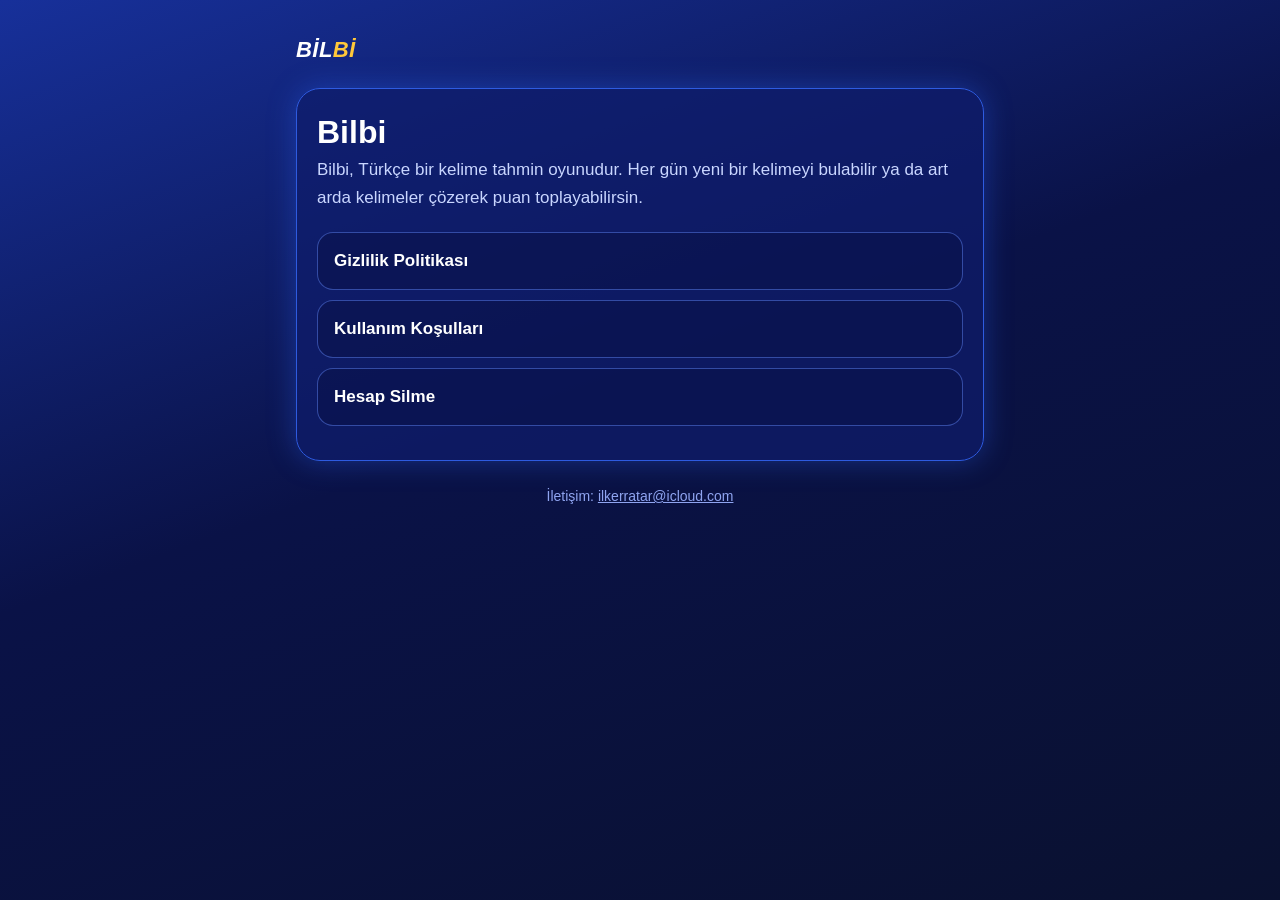
<file: index.html>
<!doctype html>
<html lang="tr">
  <head>
    <meta charset="utf-8" />
    <meta name="viewport" content="width=device-width, initial-scale=1" />
    <title>Bilbi</title>
    <meta name="description" content="Bilbi: Türkçe kelime tahmin oyunu." />
    <link rel="stylesheet" href="style.css" />
  </head>
  <body>
    <main>
      <a class="brand" href="./">BİL<span>Bİ</span></a>
      <div class="card">
        <h1>Bilbi</h1>
        <p>
          Bilbi, Türkçe bir kelime tahmin oyunudur. Her gün yeni bir kelimeyi
          bulabilir ya da art arda kelimeler çözerek puan toplayabilirsin.
        </p>
        <ul class="links">
          <li><a href="gizlilik/">Gizlilik Politikası</a></li>
          <li><a href="kosullar/">Kullanım Koşulları</a></li>
          <li><a href="hesap-silme/">Hesap Silme</a></li>
        </ul>
      </div>
      <footer>
        İletişim:
        <a href="mailto:ilkerratar@icloud.com">ilkerratar@icloud.com</a>
      </footer>
    </main>
  </body>
</html>
</file>
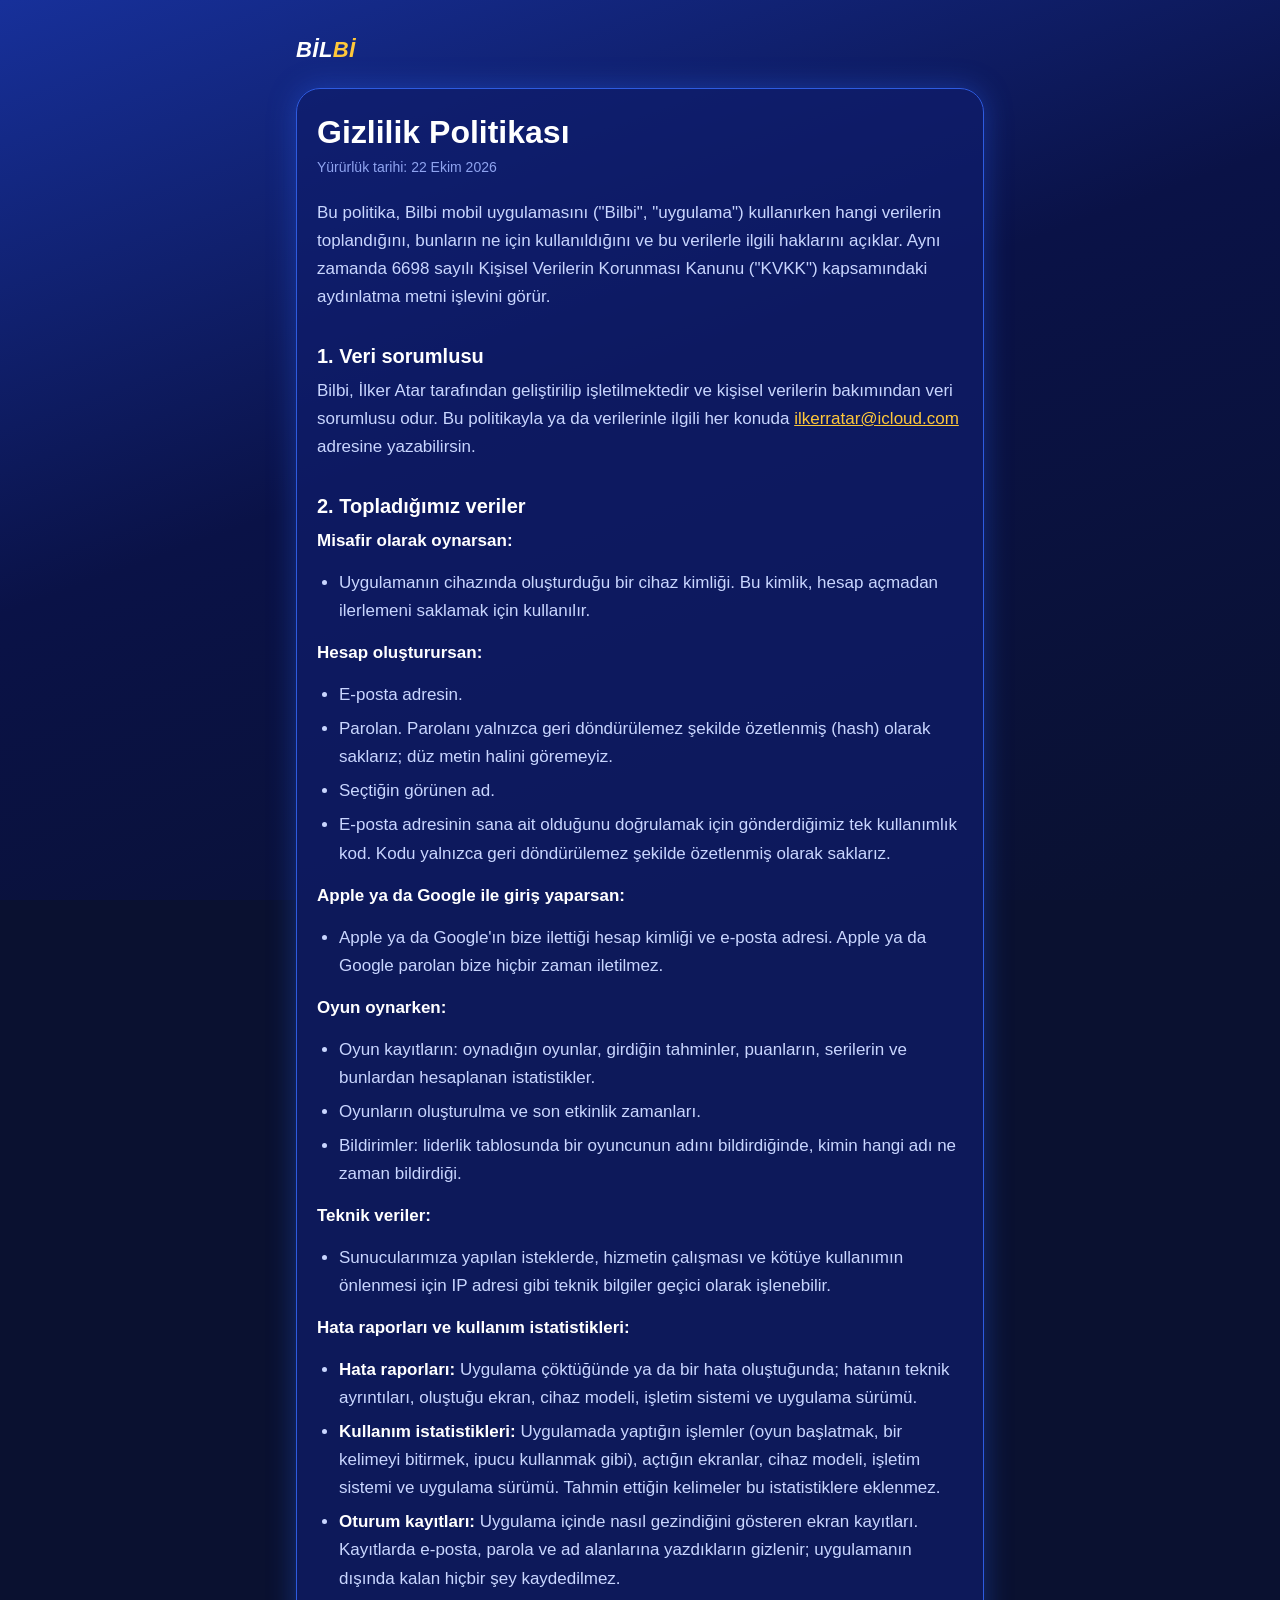
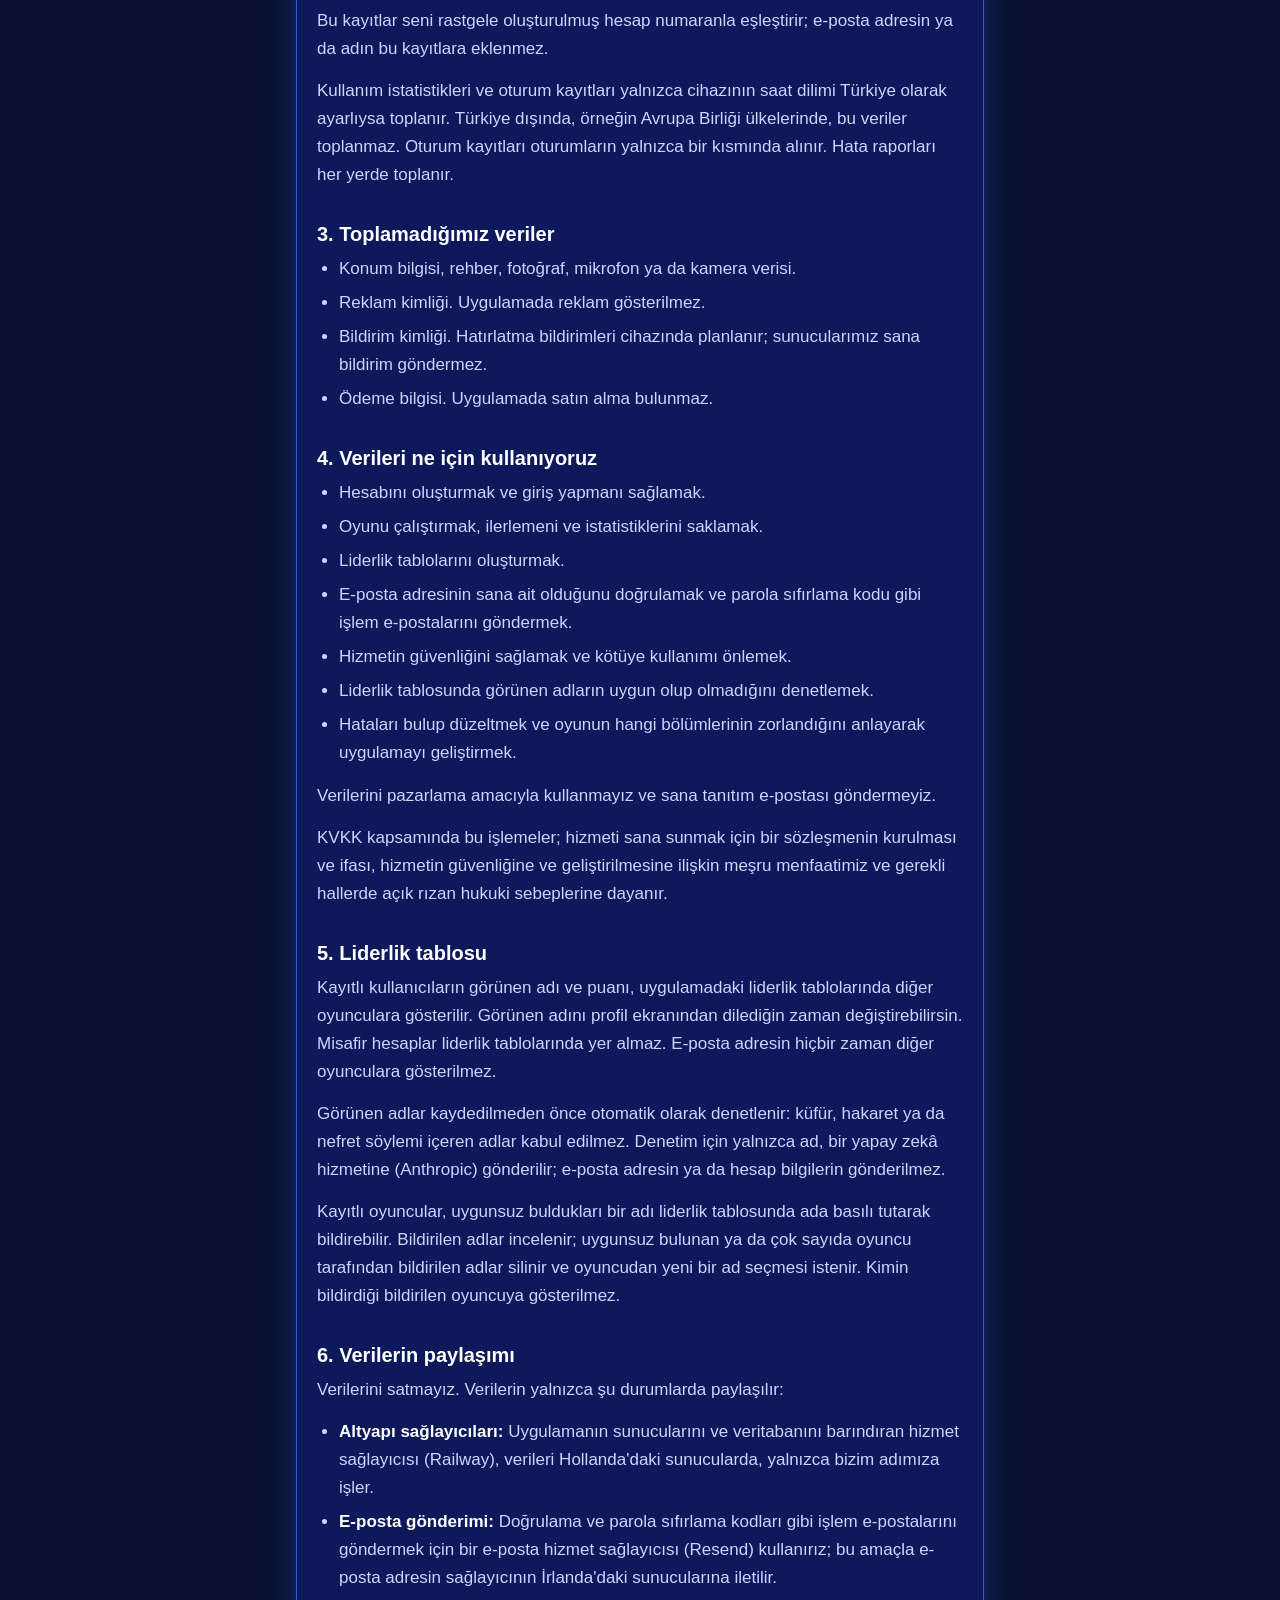
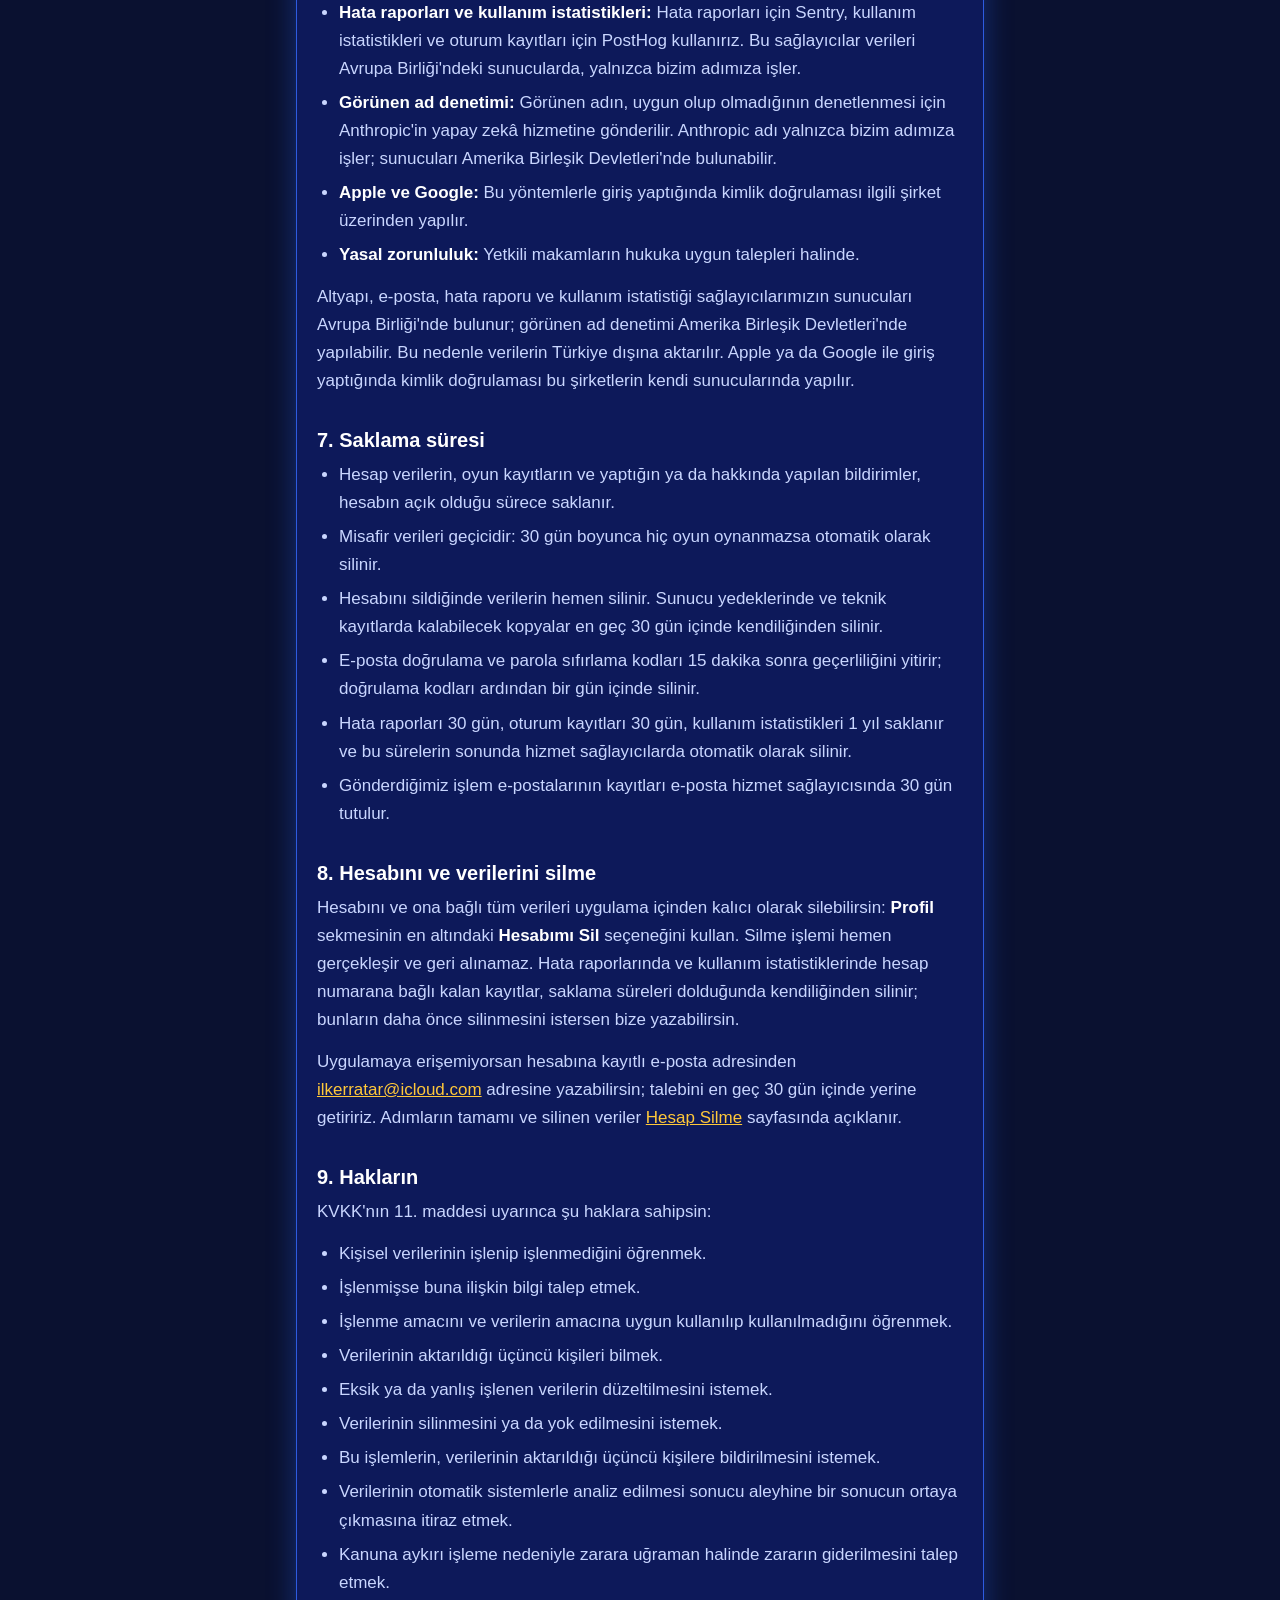
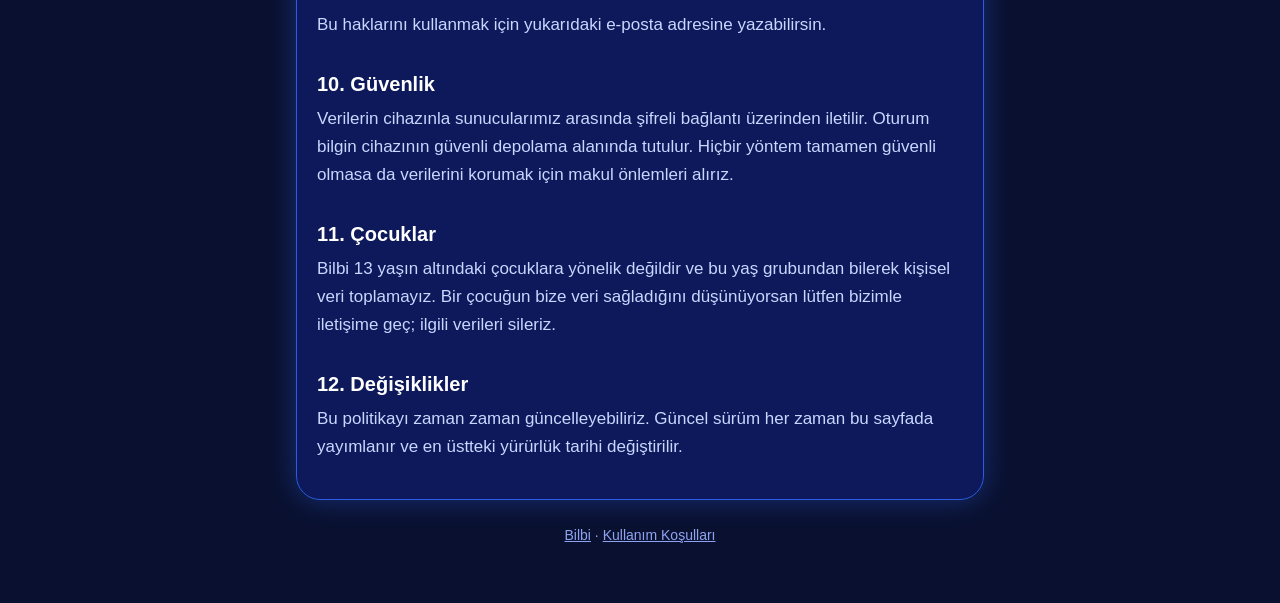
<file: gizlilik/index.html>
<!doctype html>
<html lang="tr">
  <head>
    <meta charset="utf-8" />
    <meta name="viewport" content="width=device-width, initial-scale=1" />
    <title>Gizlilik Politikası | Bilbi</title>
    <meta
      name="description"
      content="Bilbi uygulamasının hangi verileri topladığı ve nasıl kullandığı."
    />
    <link rel="stylesheet" href="../style.css" />
  </head>
  <body>
    <main>
      <a class="brand" href="../">BİL<span>Bİ</span></a>
      <div class="card">
        <h1>Gizlilik Politikası</h1>
        <p class="meta">Yürürlük tarihi: 22 Ekim 2026</p>

        <p>
          Bu politika, Bilbi mobil uygulamasını ("Bilbi", "uygulama")
          kullanırken hangi verilerin toplandığını, bunların ne için
          kullanıldığını ve bu verilerle ilgili haklarını açıklar. Aynı zamanda
          6698 sayılı Kişisel Verilerin Korunması Kanunu ("KVKK") kapsamındaki
          aydınlatma metni işlevini görür.
        </p>

        <h2>1. Veri sorumlusu</h2>
        <p>
          Bilbi, İlker Atar tarafından geliştirilip işletilmektedir ve
          kişisel verilerin bakımından veri sorumlusu odur. Bu politikayla ya
          da verilerinle ilgili her konuda
          <a href="mailto:ilkerratar@icloud.com">ilkerratar@icloud.com</a>
          adresine yazabilirsin.
        </p>

        <h2>2. Topladığımız veriler</h2>
        <p><strong>Misafir olarak oynarsan:</strong></p>
        <ul>
          <li>
            Uygulamanın cihazında oluşturduğu bir cihaz kimliği. Bu kimlik,
            hesap açmadan ilerlemeni saklamak için kullanılır.
          </li>
        </ul>
        <p><strong>Hesap oluşturursan:</strong></p>
        <ul>
          <li>E-posta adresin.</li>
          <li>
            Parolan. Parolanı yalnızca geri döndürülemez şekilde özetlenmiş
            (hash) olarak saklarız; düz metin halini göremeyiz.
          </li>
          <li>Seçtiğin görünen ad.</li>
          <li>
            E-posta adresinin sana ait olduğunu doğrulamak için gönderdiğimiz
            tek kullanımlık kod. Kodu yalnızca geri döndürülemez şekilde
            özetlenmiş olarak saklarız.
          </li>
        </ul>
        <p><strong>Apple ya da Google ile giriş yaparsan:</strong></p>
        <ul>
          <li>
            Apple ya da Google'ın bize ilettiği hesap kimliği ve e-posta
            adresi. Apple ya da Google parolan bize hiçbir zaman iletilmez.
          </li>
        </ul>
        <p><strong>Oyun oynarken:</strong></p>
        <ul>
          <li>
            Oyun kayıtların: oynadığın oyunlar, girdiğin tahminler, puanların,
            serilerin ve bunlardan hesaplanan istatistikler.
          </li>
          <li>Oyunların oluşturulma ve son etkinlik zamanları.</li>
          <li>
            Bildirimler: liderlik tablosunda bir oyuncunun adını bildirdiğinde,
            kimin hangi adı ne zaman bildirdiği.
          </li>
        </ul>
        <p><strong>Teknik veriler:</strong></p>
        <ul>
          <li>
            Sunucularımıza yapılan isteklerde, hizmetin çalışması ve kötüye
            kullanımın önlenmesi için IP adresi gibi teknik bilgiler geçici
            olarak işlenebilir.
          </li>
        </ul>
        <p><strong>Hata raporları ve kullanım istatistikleri:</strong></p>
        <ul>
          <li>
            <strong>Hata raporları:</strong> Uygulama çöktüğünde ya da bir hata
            oluştuğunda; hatanın teknik ayrıntıları, oluştuğu ekran, cihaz
            modeli, işletim sistemi ve uygulama sürümü.
          </li>
          <li>
            <strong>Kullanım istatistikleri:</strong> Uygulamada yaptığın
            işlemler (oyun başlatmak, bir kelimeyi bitirmek, ipucu kullanmak
            gibi), açtığın ekranlar, cihaz modeli, işletim sistemi ve uygulama
            sürümü. Tahmin ettiğin kelimeler bu istatistiklere eklenmez.
          </li>
          <li>
            <strong>Oturum kayıtları:</strong> Uygulama içinde nasıl gezindiğini
            gösteren ekran kayıtları. Kayıtlarda e-posta, parola ve ad
            alanlarına yazdıkların gizlenir; uygulamanın dışında kalan hiçbir
            şey kaydedilmez.
          </li>
        </ul>
        <p>
          Bu kayıtlar seni rastgele oluşturulmuş hesap numaranla eşleştirir;
          e-posta adresin ya da adın bu kayıtlara eklenmez.
        </p>
        <p>
          Kullanım istatistikleri ve oturum kayıtları yalnızca cihazının saat
          dilimi Türkiye olarak ayarlıysa toplanır. Türkiye dışında, örneğin
          Avrupa Birliği ülkelerinde, bu veriler toplanmaz. Oturum kayıtları
          oturumların yalnızca bir kısmında alınır. Hata raporları her yerde
          toplanır.
        </p>

        <h2>3. Toplamadığımız veriler</h2>
        <ul>
          <li>Konum bilgisi, rehber, fotoğraf, mikrofon ya da kamera verisi.</li>
          <li>Reklam kimliği. Uygulamada reklam gösterilmez.</li>
          <li>
            Bildirim kimliği. Hatırlatma bildirimleri cihazında planlanır;
            sunucularımız sana bildirim göndermez.
          </li>
          <li>Ödeme bilgisi. Uygulamada satın alma bulunmaz.</li>
        </ul>

        <h2>4. Verileri ne için kullanıyoruz</h2>
        <ul>
          <li>Hesabını oluşturmak ve giriş yapmanı sağlamak.</li>
          <li>Oyunu çalıştırmak, ilerlemeni ve istatistiklerini saklamak.</li>
          <li>Liderlik tablolarını oluşturmak.</li>
          <li>
            E-posta adresinin sana ait olduğunu doğrulamak ve parola sıfırlama
            kodu gibi işlem e-postalarını göndermek.
          </li>
          <li>Hizmetin güvenliğini sağlamak ve kötüye kullanımı önlemek.</li>
          <li>
            Liderlik tablosunda görünen adların uygun olup olmadığını denetlemek.
          </li>
          <li>
            Hataları bulup düzeltmek ve oyunun hangi bölümlerinin zorlandığını
            anlayarak uygulamayı geliştirmek.
          </li>
        </ul>
        <p>
          Verilerini pazarlama amacıyla kullanmayız ve sana tanıtım e-postası
          göndermeyiz.
        </p>
        <p>
          KVKK kapsamında bu işlemeler; hizmeti sana sunmak için bir sözleşmenin
          kurulması ve ifası, hizmetin güvenliğine ve geliştirilmesine ilişkin
          meşru menfaatimiz ve
          gerekli hallerde açık rızan hukuki sebeplerine dayanır.
        </p>

        <h2>5. Liderlik tablosu</h2>
        <p>
          Kayıtlı kullanıcıların görünen adı ve puanı, uygulamadaki liderlik
          tablolarında diğer oyunculara gösterilir. Görünen adını profil
          ekranından dilediğin zaman değiştirebilirsin. Misafir hesaplar
          liderlik tablolarında yer almaz. E-posta adresin hiçbir zaman diğer
          oyunculara gösterilmez.
        </p>
        <p>
          Görünen adlar kaydedilmeden önce otomatik olarak denetlenir: küfür,
          hakaret ya da nefret söylemi içeren adlar kabul edilmez. Denetim için
          yalnızca ad, bir yapay zekâ hizmetine (Anthropic) gönderilir; e-posta
          adresin ya da hesap bilgilerin gönderilmez.
        </p>
        <p>
          Kayıtlı oyuncular, uygunsuz buldukları bir adı liderlik tablosunda
          ada basılı tutarak bildirebilir. Bildirilen adlar incelenir; uygunsuz
          bulunan ya da çok sayıda oyuncu tarafından bildirilen adlar silinir ve
          oyuncudan yeni bir ad seçmesi istenir. Kimin bildirdiği bildirilen
          oyuncuya gösterilmez.
        </p>

        <h2>6. Verilerin paylaşımı</h2>
        <p>Verilerini satmayız. Verilerin yalnızca şu durumlarda paylaşılır:</p>
        <ul>
          <li>
            <strong>Altyapı sağlayıcıları:</strong> Uygulamanın sunucularını ve
            veritabanını barındıran hizmet sağlayıcısı (Railway), verileri
            Hollanda'daki sunucularda, yalnızca bizim adımıza işler.
          </li>
          <li>
            <strong>E-posta gönderimi:</strong> Doğrulama ve parola sıfırlama
            kodları gibi işlem e-postalarını göndermek için bir e-posta hizmet
            sağlayıcısı (Resend) kullanırız; bu amaçla e-posta adresin
            sağlayıcının İrlanda'daki sunucularına iletilir.
          </li>
          <li>
            <strong>Hata raporları ve kullanım istatistikleri:</strong> Hata
            raporları için Sentry, kullanım istatistikleri ve oturum kayıtları
            için PostHog kullanırız. Bu sağlayıcılar verileri Avrupa
            Birliği'ndeki sunucularda, yalnızca bizim adımıza işler.
          </li>
          <li>
            <strong>Görünen ad denetimi:</strong> Görünen adın, uygun olup
            olmadığının denetlenmesi için Anthropic'in yapay zekâ hizmetine
            gönderilir. Anthropic adı yalnızca bizim adımıza işler; sunucuları
            Amerika Birleşik Devletleri'nde bulunabilir.
          </li>
          <li>
            <strong>Apple ve Google:</strong> Bu yöntemlerle giriş yaptığında
            kimlik doğrulaması ilgili şirket üzerinden yapılır.
          </li>
          <li>
            <strong>Yasal zorunluluk:</strong> Yetkili makamların hukuka uygun
            talepleri halinde.
          </li>
        </ul>
        <p>
          Altyapı, e-posta, hata raporu ve kullanım istatistiği
          sağlayıcılarımızın sunucuları Avrupa Birliği'nde bulunur; görünen ad
          denetimi Amerika Birleşik Devletleri'nde yapılabilir. Bu nedenle
          verilerin Türkiye dışına aktarılır. Apple ya da Google ile giriş
          yaptığında kimlik doğrulaması bu şirketlerin kendi sunucularında
          yapılır.
        </p>

        <h2>7. Saklama süresi</h2>
        <ul>
          <li>
            Hesap verilerin, oyun kayıtların ve yaptığın ya da hakkında yapılan
            bildirimler, hesabın açık olduğu sürece saklanır.
          </li>
          <li>
            Misafir verileri geçicidir: 30 gün boyunca hiç oyun oynanmazsa
            otomatik olarak silinir.
          </li>
          <li>
            Hesabını sildiğinde verilerin hemen silinir. Sunucu yedeklerinde ve
            teknik kayıtlarda kalabilecek kopyalar en geç 30 gün içinde
            kendiliğinden silinir.
          </li>
          <li>
            E-posta doğrulama ve parola sıfırlama kodları 15 dakika sonra
            geçerliliğini yitirir; doğrulama kodları ardından bir gün içinde
            silinir.
          </li>
          <li>
            Hata raporları 30 gün, oturum kayıtları 30 gün, kullanım
            istatistikleri 1 yıl saklanır ve bu sürelerin sonunda hizmet
            sağlayıcılarda otomatik olarak silinir.
          </li>
          <li>
            Gönderdiğimiz işlem e-postalarının kayıtları e-posta hizmet
            sağlayıcısında 30 gün tutulur.
          </li>
        </ul>

        <h2>8. Hesabını ve verilerini silme</h2>
        <p>
          Hesabını ve ona bağlı tüm verileri uygulama içinden kalıcı olarak
          silebilirsin: <strong>Profil</strong> sekmesinin en altındaki
          <strong>Hesabımı Sil</strong> seçeneğini kullan. Silme işlemi hemen
          gerçekleşir ve geri alınamaz. Hata raporlarında ve kullanım
          istatistiklerinde hesap numarana bağlı kalan kayıtlar, saklama
          süreleri dolduğunda kendiliğinden silinir; bunların daha önce
          silinmesini istersen bize yazabilirsin.
        </p>
        <p>
          Uygulamaya erişemiyorsan hesabına kayıtlı e-posta adresinden
          <a href="mailto:ilkerratar@icloud.com">ilkerratar@icloud.com</a>
          adresine yazabilirsin; talebini en geç 30 gün içinde yerine getiririz.
          Adımların tamamı ve silinen veriler
          <a href="../hesap-silme/">Hesap Silme</a> sayfasında açıklanır.
        </p>

        <h2>9. Hakların</h2>
        <p>KVKK'nın 11. maddesi uyarınca şu haklara sahipsin:</p>
        <ul>
          <li>Kişisel verilerinin işlenip işlenmediğini öğrenmek.</li>
          <li>İşlenmişse buna ilişkin bilgi talep etmek.</li>
          <li>
            İşlenme amacını ve verilerin amacına uygun kullanılıp
            kullanılmadığını öğrenmek.
          </li>
          <li>Verilerinin aktarıldığı üçüncü kişileri bilmek.</li>
          <li>Eksik ya da yanlış işlenen verilerin düzeltilmesini istemek.</li>
          <li>Verilerinin silinmesini ya da yok edilmesini istemek.</li>
          <li>
            Bu işlemlerin, verilerinin aktarıldığı üçüncü kişilere
            bildirilmesini istemek.
          </li>
          <li>
            Verilerinin otomatik sistemlerle analiz edilmesi sonucu aleyhine bir
            sonucun ortaya çıkmasına itiraz etmek.
          </li>
          <li>
            Kanuna aykırı işleme nedeniyle zarara uğraman halinde zararın
            giderilmesini talep etmek.
          </li>
        </ul>
        <p>
          Bu haklarını kullanmak için yukarıdaki e-posta adresine
          yazabilirsin.
        </p>

        <h2>10. Güvenlik</h2>
        <p>
          Verilerin cihazınla sunucularımız arasında şifreli bağlantı üzerinden
          iletilir. Oturum bilgin cihazının güvenli depolama alanında tutulur.
          Hiçbir yöntem tamamen güvenli olmasa da verilerini korumak için makul
          önlemleri alırız.
        </p>

        <h2>11. Çocuklar</h2>
        <p>
          Bilbi 13 yaşın altındaki çocuklara yönelik değildir ve bu yaş
          grubundan bilerek kişisel veri toplamayız. Bir çocuğun bize veri
          sağladığını düşünüyorsan lütfen bizimle iletişime geç; ilgili verileri
          sileriz.
        </p>

        <h2>12. Değişiklikler</h2>
        <p>
          Bu politikayı zaman zaman güncelleyebiliriz. Güncel sürüm her zaman bu
          sayfada yayımlanır ve en üstteki yürürlük tarihi değiştirilir.
        </p>
      </div>
      <footer>
        <a href="../">Bilbi</a> · <a href="../kosullar/">Kullanım Koşulları</a>
      </footer>
    </main>
  </body>
</html>
</file>
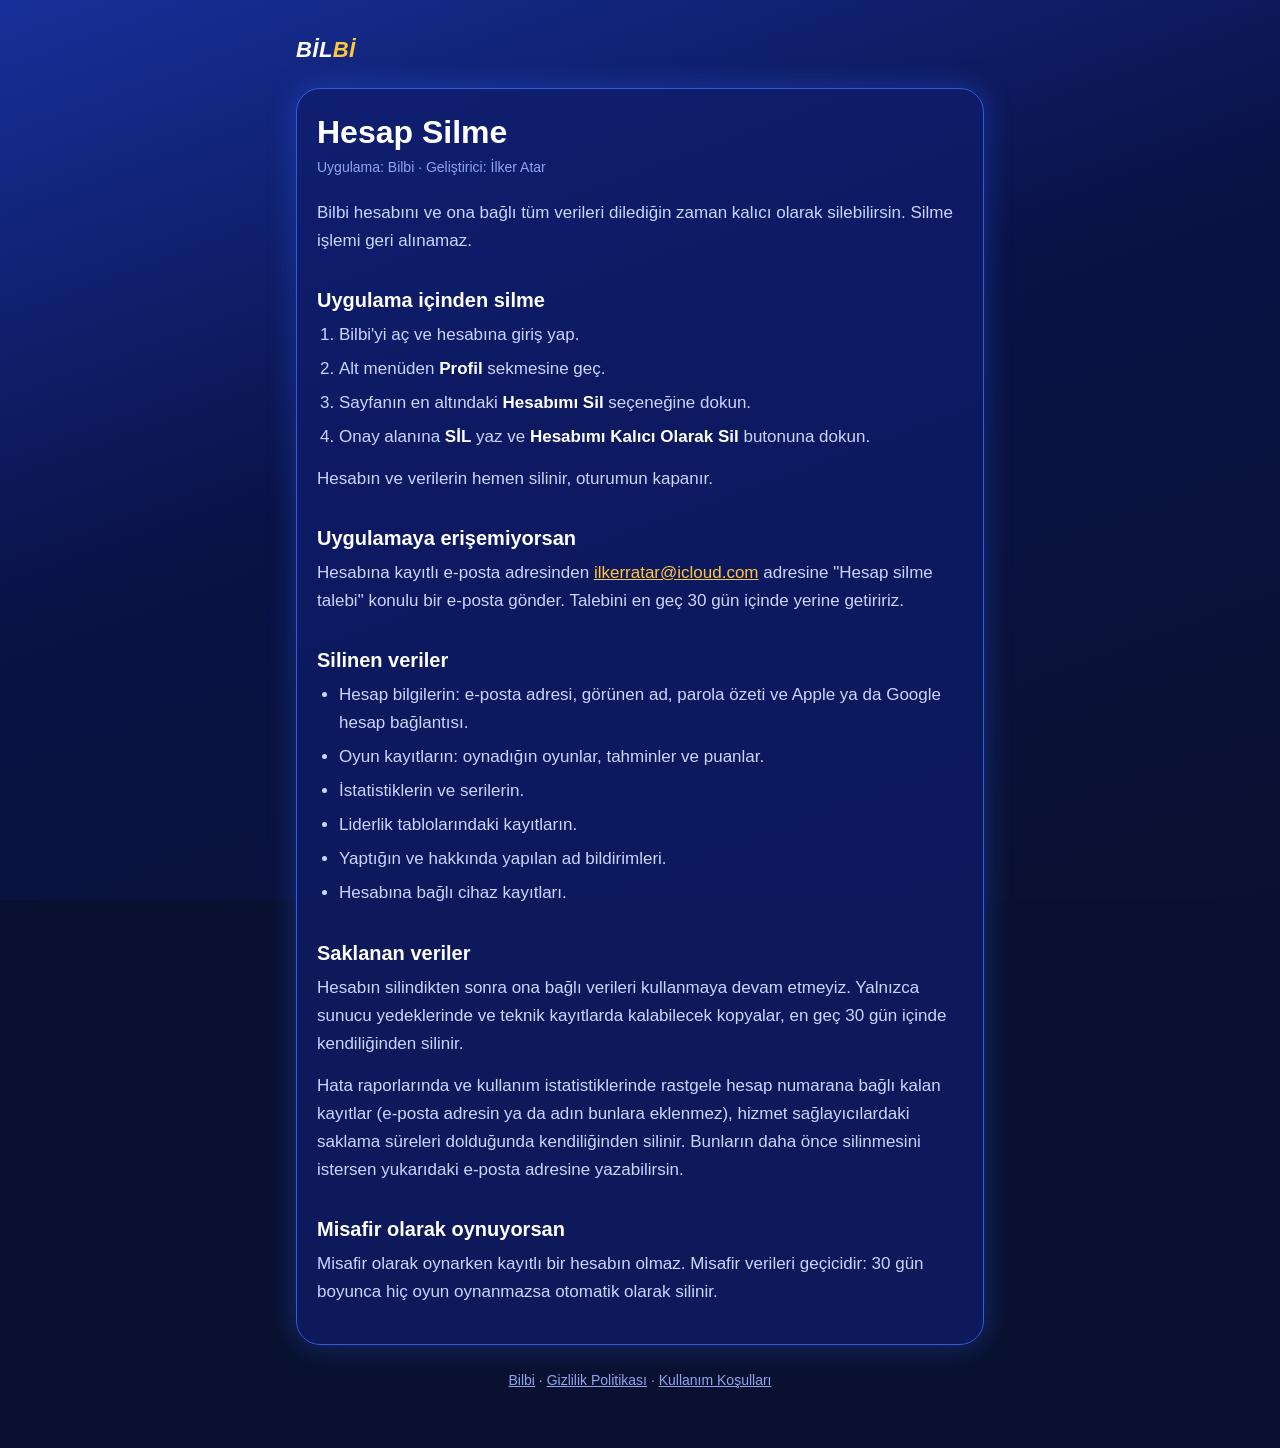
<file: hesap-silme/index.html>
<!doctype html>
<html lang="tr">
  <head>
    <meta charset="utf-8" />
    <meta name="viewport" content="width=device-width, initial-scale=1" />
    <title>Hesap Silme | Bilbi</title>
    <meta
      name="description"
      content="Bilbi hesabını ve ona bağlı verileri nasıl silebileceğin."
    />
    <link rel="stylesheet" href="../style.css" />
  </head>
  <body>
    <main>
      <a class="brand" href="../">BİL<span>Bİ</span></a>
      <div class="card">
        <h1>Hesap Silme</h1>
        <p class="meta">Uygulama: Bilbi · Geliştirici: İlker Atar</p>

        <p>
          Bilbi hesabını ve ona bağlı tüm verileri dilediğin zaman kalıcı olarak
          silebilirsin. Silme işlemi geri alınamaz.
        </p>

        <h2>Uygulama içinden silme</h2>
        <ol>
          <li>Bilbi'yi aç ve hesabına giriş yap.</li>
          <li>Alt menüden <strong>Profil</strong> sekmesine geç.</li>
          <li>
            Sayfanın en altındaki <strong>Hesabımı Sil</strong> seçeneğine
            dokun.
          </li>
          <li>
            Onay alanına <strong>SİL</strong> yaz ve
            <strong>Hesabımı Kalıcı Olarak Sil</strong> butonuna dokun.
          </li>
        </ol>
        <p>Hesabın ve verilerin hemen silinir, oturumun kapanır.</p>

        <h2>Uygulamaya erişemiyorsan</h2>
        <p>
          Hesabına kayıtlı e-posta adresinden
          <a href="mailto:ilkerratar@icloud.com?subject=Hesap%20silme%20talebi"
            >ilkerratar@icloud.com</a
          >
          adresine "Hesap silme talebi" konulu bir e-posta gönder. Talebini en
          geç 30 gün içinde yerine getiririz.
        </p>

        <h2>Silinen veriler</h2>
        <ul>
          <li>
            Hesap bilgilerin: e-posta adresi, görünen ad, parola özeti ve Apple
            ya da Google hesap bağlantısı.
          </li>
          <li>Oyun kayıtların: oynadığın oyunlar, tahminler ve puanlar.</li>
          <li>İstatistiklerin ve serilerin.</li>
          <li>Liderlik tablolarındaki kayıtların.</li>
          <li>Yaptığın ve hakkında yapılan ad bildirimleri.</li>
          <li>Hesabına bağlı cihaz kayıtları.</li>
        </ul>

        <h2>Saklanan veriler</h2>
        <p>
          Hesabın silindikten sonra ona bağlı verileri kullanmaya devam etmeyiz.
          Yalnızca sunucu yedeklerinde ve teknik kayıtlarda kalabilecek
          kopyalar, en geç 30 gün içinde kendiliğinden silinir.
        </p>
        <p>
          Hata raporlarında ve kullanım istatistiklerinde rastgele hesap
          numarana bağlı kalan kayıtlar (e-posta adresin ya da adın bunlara
          eklenmez), hizmet sağlayıcılardaki saklama süreleri dolduğunda
          kendiliğinden silinir. Bunların daha önce silinmesini istersen
          yukarıdaki e-posta adresine yazabilirsin.
        </p>

        <h2>Misafir olarak oynuyorsan</h2>
        <p>
          Misafir olarak oynarken kayıtlı bir hesabın olmaz. Misafir verileri
          geçicidir: 30 gün boyunca hiç oyun oynanmazsa otomatik olarak silinir.
        </p>
      </div>
      <footer>
        <a href="../">Bilbi</a> ·
        <a href="../gizlilik/">Gizlilik Politikası</a> ·
        <a href="../kosullar/">Kullanım Koşulları</a>
      </footer>
    </main>
  </body>
</html>
</file>
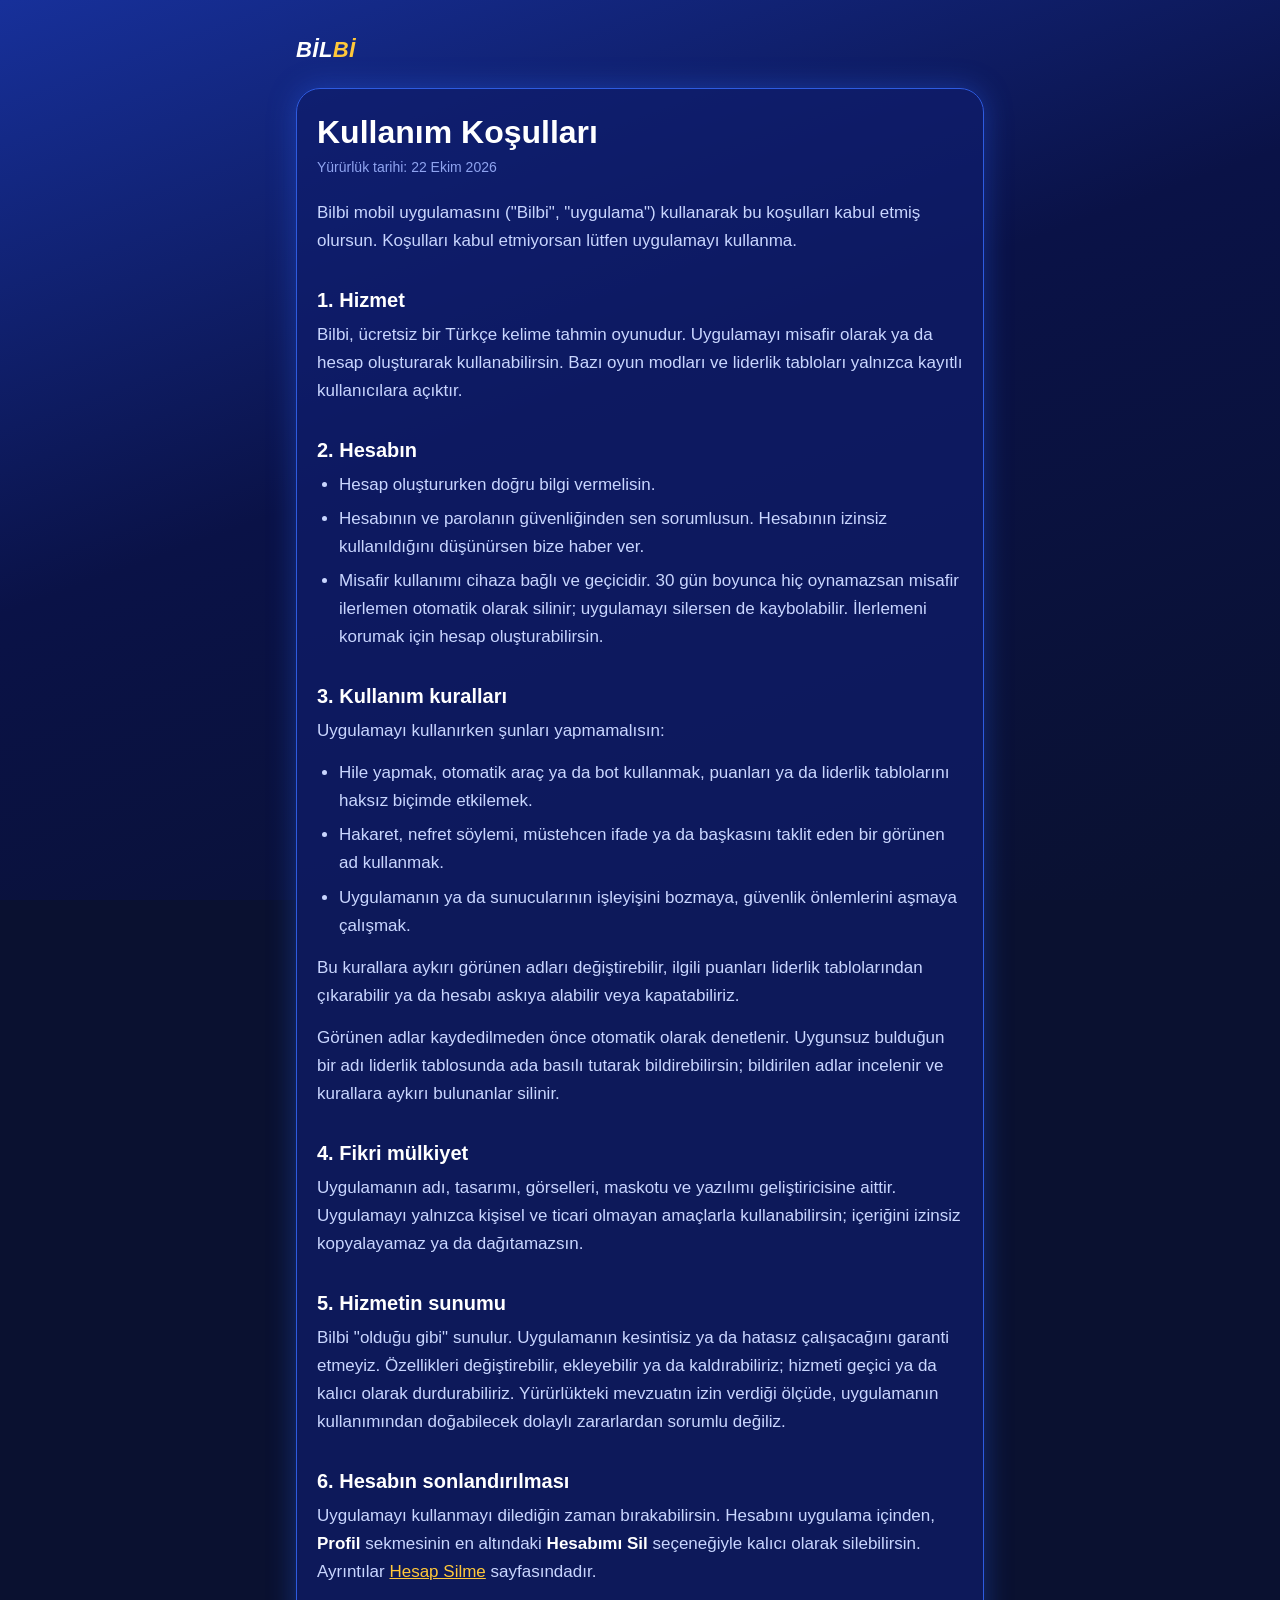
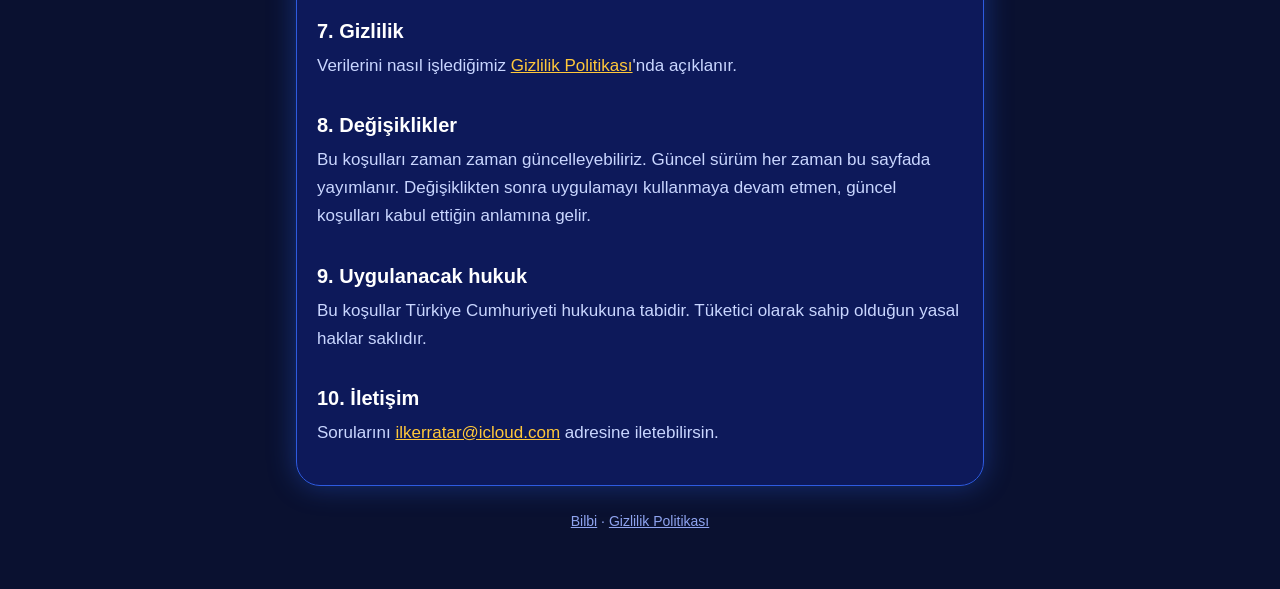
<file: kosullar/index.html>
<!doctype html>
<html lang="tr">
  <head>
    <meta charset="utf-8" />
    <meta name="viewport" content="width=device-width, initial-scale=1" />
    <title>Kullanım Koşulları | Bilbi</title>
    <meta name="description" content="Bilbi uygulamasının kullanım koşulları." />
    <link rel="stylesheet" href="../style.css" />
  </head>
  <body>
    <main>
      <a class="brand" href="../">BİL<span>Bİ</span></a>
      <div class="card">
        <h1>Kullanım Koşulları</h1>
        <p class="meta">Yürürlük tarihi: 22 Ekim 2026</p>

        <p>
          Bilbi mobil uygulamasını ("Bilbi", "uygulama") kullanarak bu
          koşulları kabul etmiş olursun. Koşulları kabul etmiyorsan lütfen
          uygulamayı kullanma.
        </p>

        <h2>1. Hizmet</h2>
        <p>
          Bilbi, ücretsiz bir Türkçe kelime tahmin oyunudur. Uygulamayı misafir
          olarak ya da hesap oluşturarak kullanabilirsin. Bazı oyun modları ve
          liderlik tabloları yalnızca kayıtlı kullanıcılara açıktır.
        </p>

        <h2>2. Hesabın</h2>
        <ul>
          <li>Hesap oluştururken doğru bilgi vermelisin.</li>
          <li>
            Hesabının ve parolanın güvenliğinden sen sorumlusun. Hesabının
            izinsiz kullanıldığını düşünürsen bize haber ver.
          </li>
          <li>
            Misafir kullanımı cihaza bağlı ve geçicidir. 30 gün boyunca hiç
            oynamazsan misafir ilerlemen otomatik olarak silinir; uygulamayı
            silersen de kaybolabilir. İlerlemeni korumak için hesap
            oluşturabilirsin.
          </li>
        </ul>

        <h2>3. Kullanım kuralları</h2>
        <p>Uygulamayı kullanırken şunları yapmamalısın:</p>
        <ul>
          <li>
            Hile yapmak, otomatik araç ya da bot kullanmak, puanları ya da
            liderlik tablolarını haksız biçimde etkilemek.
          </li>
          <li>
            Hakaret, nefret söylemi, müstehcen ifade ya da başkasını taklit eden
            bir görünen ad kullanmak.
          </li>
          <li>
            Uygulamanın ya da sunucularının işleyişini bozmaya, güvenlik
            önlemlerini aşmaya çalışmak.
          </li>
        </ul>
        <p>
          Bu kurallara aykırı görünen adları değiştirebilir, ilgili puanları
          liderlik tablolarından çıkarabilir ya da hesabı askıya alabilir veya
          kapatabiliriz.
        </p>
        <p>
          Görünen adlar kaydedilmeden önce otomatik olarak denetlenir. Uygunsuz
          bulduğun bir adı liderlik tablosunda ada basılı tutarak
          bildirebilirsin; bildirilen adlar incelenir ve kurallara aykırı
          bulunanlar silinir.
        </p>

        <h2>4. Fikri mülkiyet</h2>
        <p>
          Uygulamanın adı, tasarımı, görselleri, maskotu ve yazılımı
          geliştiricisine aittir. Uygulamayı yalnızca kişisel ve ticari olmayan
          amaçlarla kullanabilirsin; içeriğini izinsiz kopyalayamaz ya da
          dağıtamazsın.
        </p>

        <h2>5. Hizmetin sunumu</h2>
        <p>
          Bilbi "olduğu gibi" sunulur. Uygulamanın kesintisiz ya da hatasız
          çalışacağını garanti etmeyiz. Özellikleri değiştirebilir, ekleyebilir
          ya da kaldırabiliriz; hizmeti geçici ya da kalıcı olarak
          durdurabiliriz. Yürürlükteki mevzuatın izin verdiği ölçüde, uygulamanın
          kullanımından doğabilecek dolaylı zararlardan sorumlu değiliz.
        </p>

        <h2>6. Hesabın sonlandırılması</h2>
        <p>
          Uygulamayı kullanmayı dilediğin zaman bırakabilirsin. Hesabını
          uygulama içinden, <strong>Profil</strong> sekmesinin en altındaki
          <strong>Hesabımı Sil</strong> seçeneğiyle kalıcı olarak silebilirsin.
          Ayrıntılar <a href="../hesap-silme/">Hesap Silme</a> sayfasındadır.
        </p>

        <h2>7. Gizlilik</h2>
        <p>
          Verilerini nasıl işlediğimiz
          <a href="../gizlilik/">Gizlilik Politikası</a>'nda açıklanır.
        </p>

        <h2>8. Değişiklikler</h2>
        <p>
          Bu koşulları zaman zaman güncelleyebiliriz. Güncel sürüm her zaman bu
          sayfada yayımlanır. Değişiklikten sonra uygulamayı kullanmaya devam
          etmen, güncel koşulları kabul ettiğin anlamına gelir.
        </p>

        <h2>9. Uygulanacak hukuk</h2>
        <p>
          Bu koşullar Türkiye Cumhuriyeti hukukuna tabidir. Tüketici olarak
          sahip olduğun yasal haklar saklıdır.
        </p>

        <h2>10. İletişim</h2>
        <p>
          Sorularını
          <a href="mailto:ilkerratar@icloud.com">ilkerratar@icloud.com</a>
          adresine iletebilirsin.
        </p>
      </div>
      <footer>
        <a href="../">Bilbi</a> · <a href="../gizlilik/">Gizlilik Politikası</a>
      </footer>
    </main>
  </body>
</html>
</file>
<file: style.css>
:root {
  --bg: #0a1130;
  --panel: #0e1c6b;
  --border: #2e5be0;
  --text: #ffffff;
  --text-soft: #c9d6ff;
  --text-muted: #8fa4f0;
  --gold: #ffc83a;
}

* {
  box-sizing: border-box;
}

html {
  -webkit-text-size-adjust: 100%;
}

body {
  margin: 0;
  background: var(--bg);
  background-image: linear-gradient(160deg, #17309a 0%, #0a1247 45%, #0a1130 100%);
  background-attachment: fixed;
  color: var(--text-soft);
  font-family: -apple-system, BlinkMacSystemFont, 'Segoe UI', Roboto, Helvetica, Arial, sans-serif;
  font-size: 17px;
  line-height: 1.65;
}

main {
  max-width: 720px;
  margin: 0 auto;
  padding: 32px 16px 56px;
}

.brand {
  display: inline-block;
  margin-bottom: 20px;
  color: var(--text);
  font-size: 22px;
  font-weight: 900;
  font-style: italic;
  letter-spacing: 0.02em;
  text-decoration: none;
}

.brand span {
  color: var(--gold);
}

.card {
  padding: 24px 20px;
  border: 1.5px solid var(--border);
  border-radius: 24px;
  background: rgba(14, 28, 107, 0.72);
  box-shadow: 0 0 28px rgba(47, 107, 255, 0.35);
}

h1 {
  margin: 0 0 4px;
  color: var(--text);
  font-size: 32px;
  line-height: 1.2;
}

h2 {
  margin: 32px 0 8px;
  color: var(--text);
  font-size: 20px;
  line-height: 1.3;
}

p,
ul,
ol {
  margin: 0 0 14px;
}

ul,
ol {
  padding-left: 22px;
}

li {
  margin-bottom: 6px;
}

strong {
  color: var(--text);
}

a {
  color: var(--gold);
  overflow-wrap: anywhere;
}

.meta {
  margin-bottom: 20px;
  color: var(--text-muted);
  font-size: 14px;
}

.links {
  margin: 20px 0 0;
  padding: 0;
  list-style: none;
}

.links li {
  margin-bottom: 10px;
}

.links a {
  display: block;
  padding: 14px 16px;
  border: 1px solid rgba(86, 120, 230, 0.55);
  border-radius: 16px;
  background: rgba(10, 18, 72, 0.55);
  color: var(--text);
  font-weight: 700;
  text-decoration: none;
}

footer {
  margin-top: 24px;
  color: var(--text-muted);
  font-size: 14px;
  text-align: center;
}

footer a {
  color: var(--text-muted);
}
</file>
